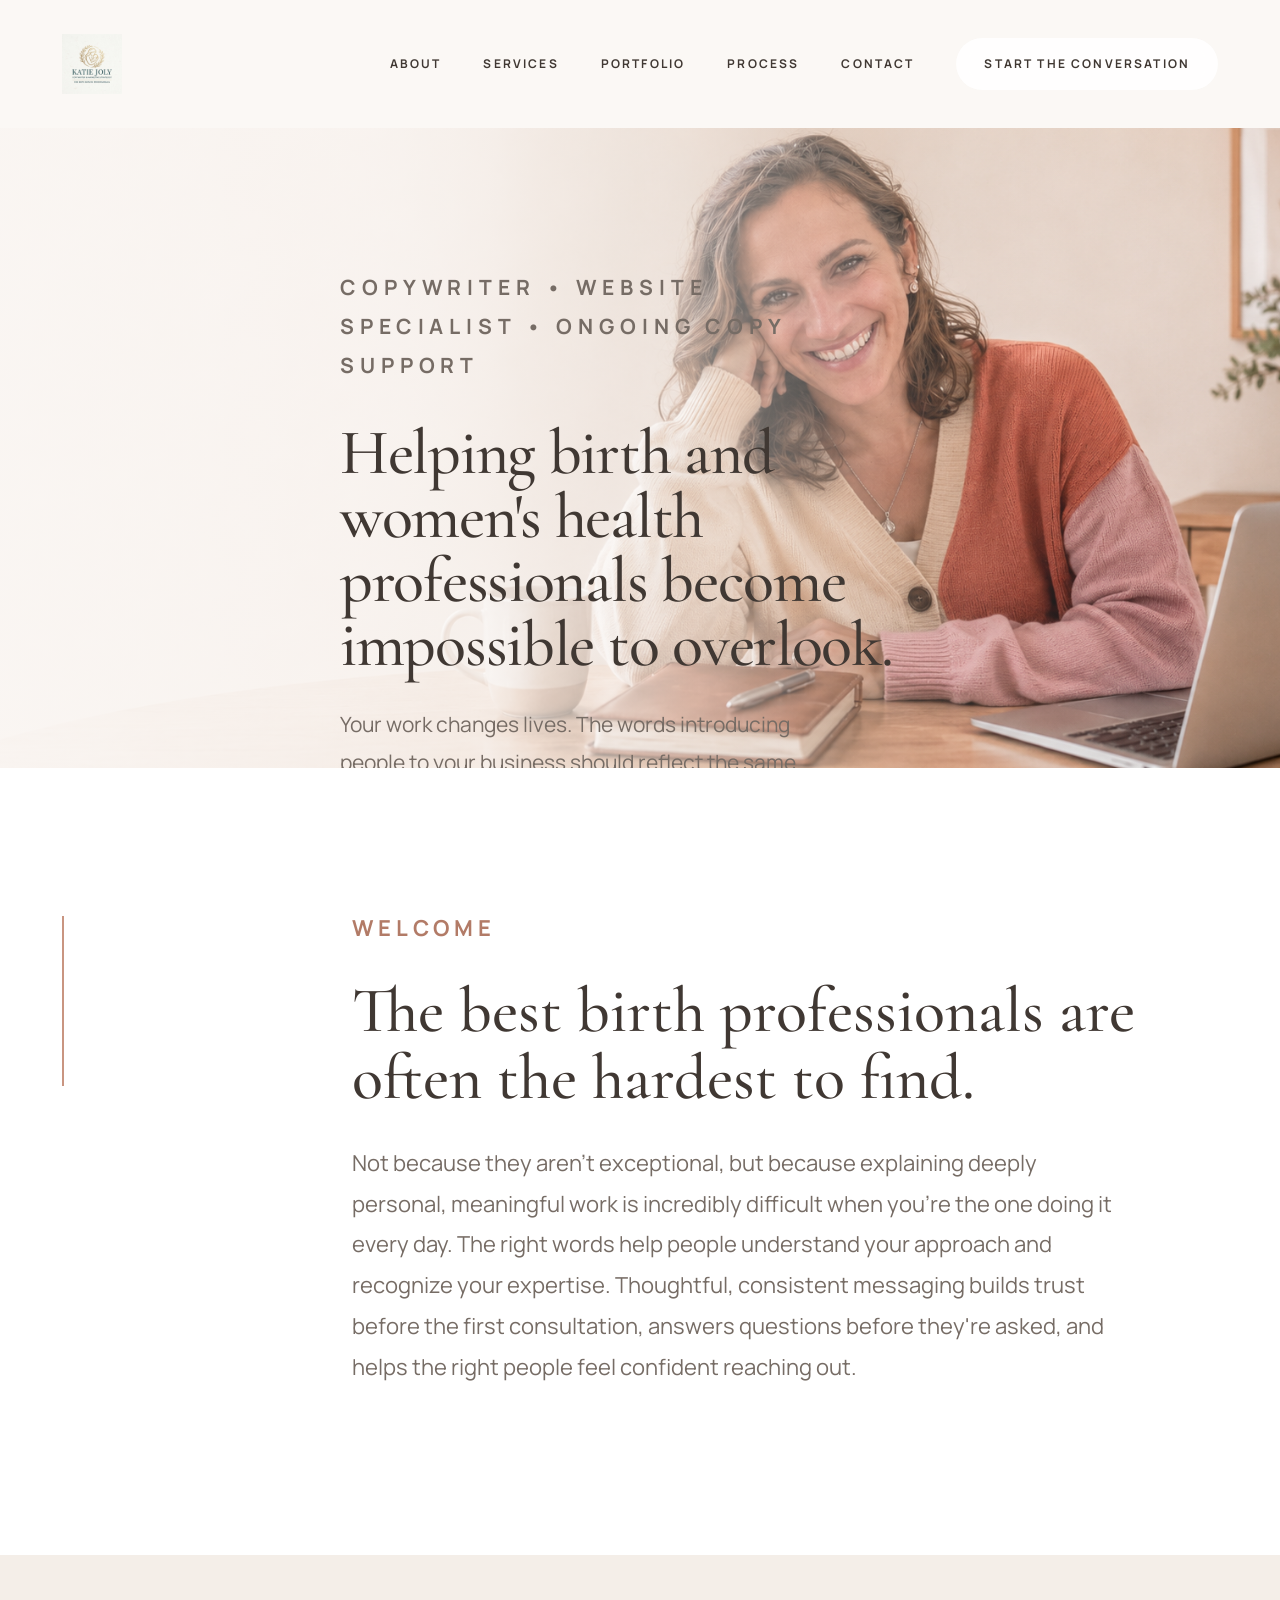
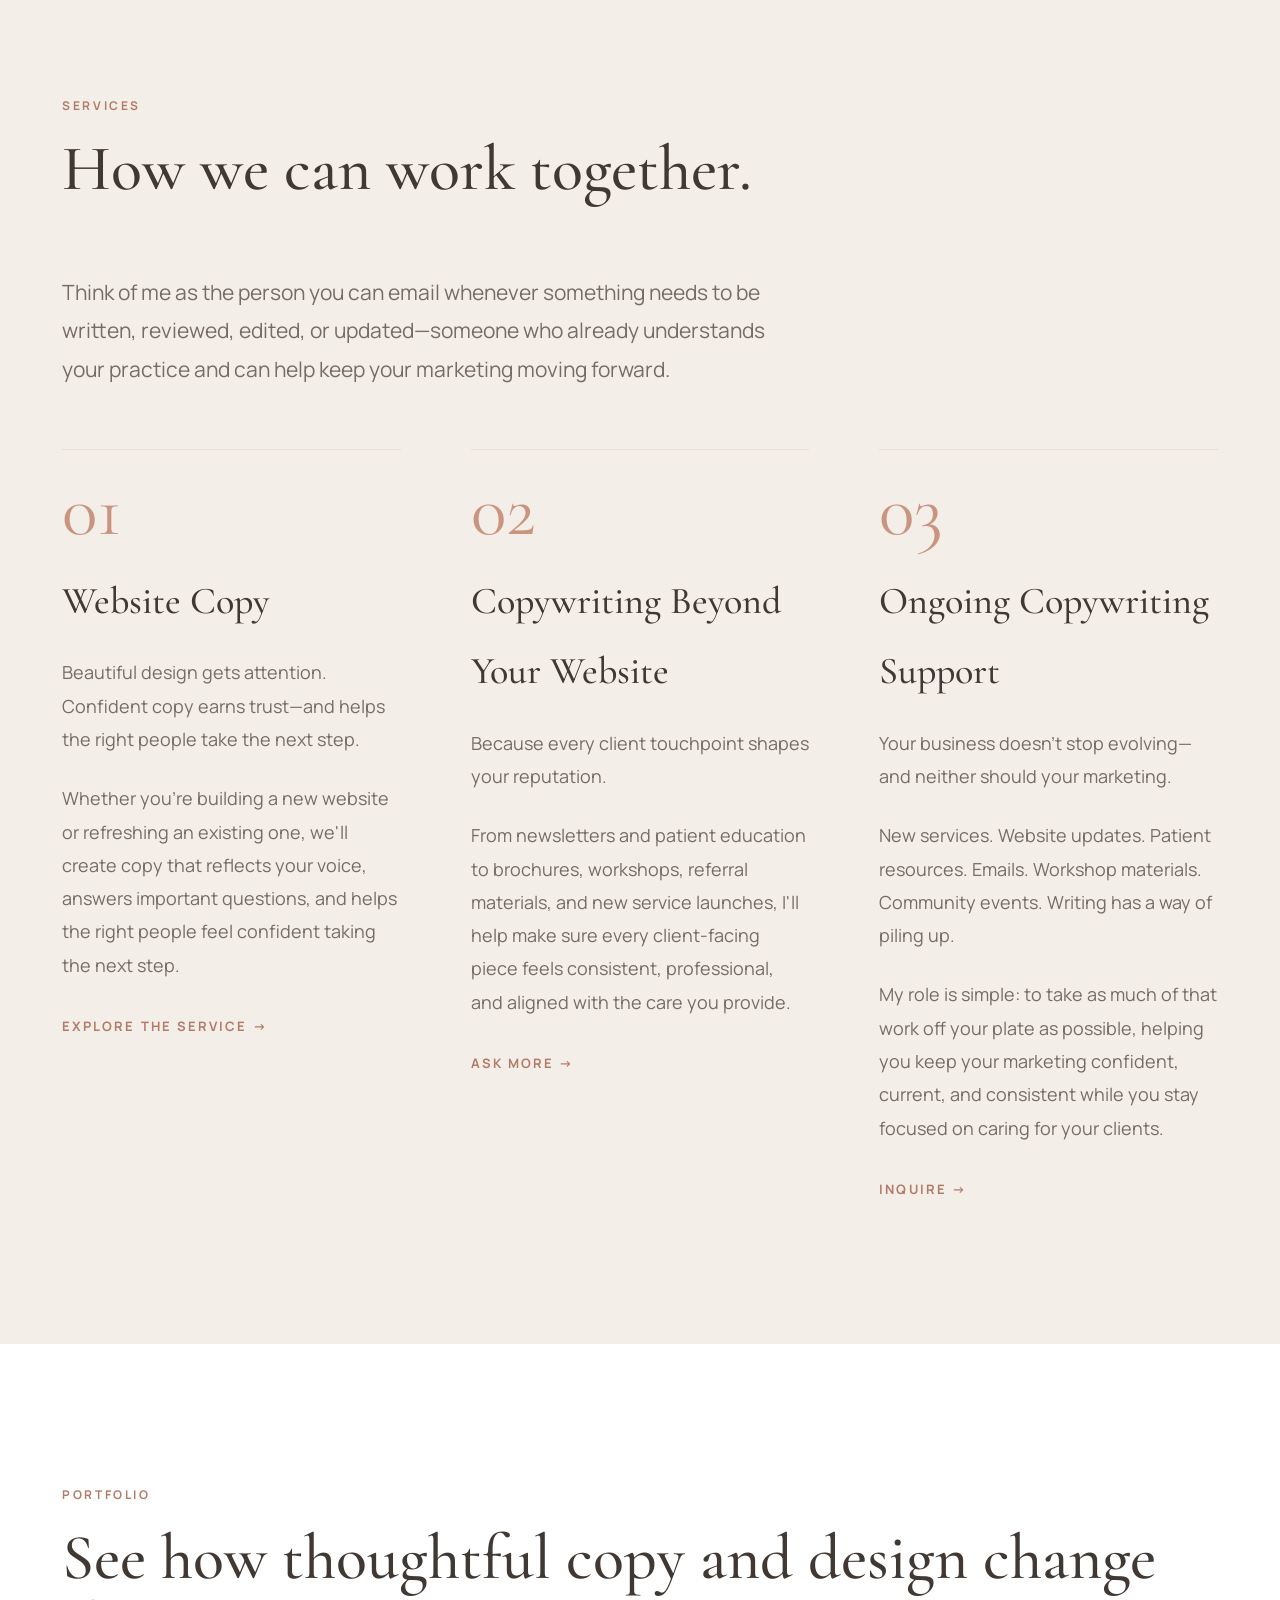
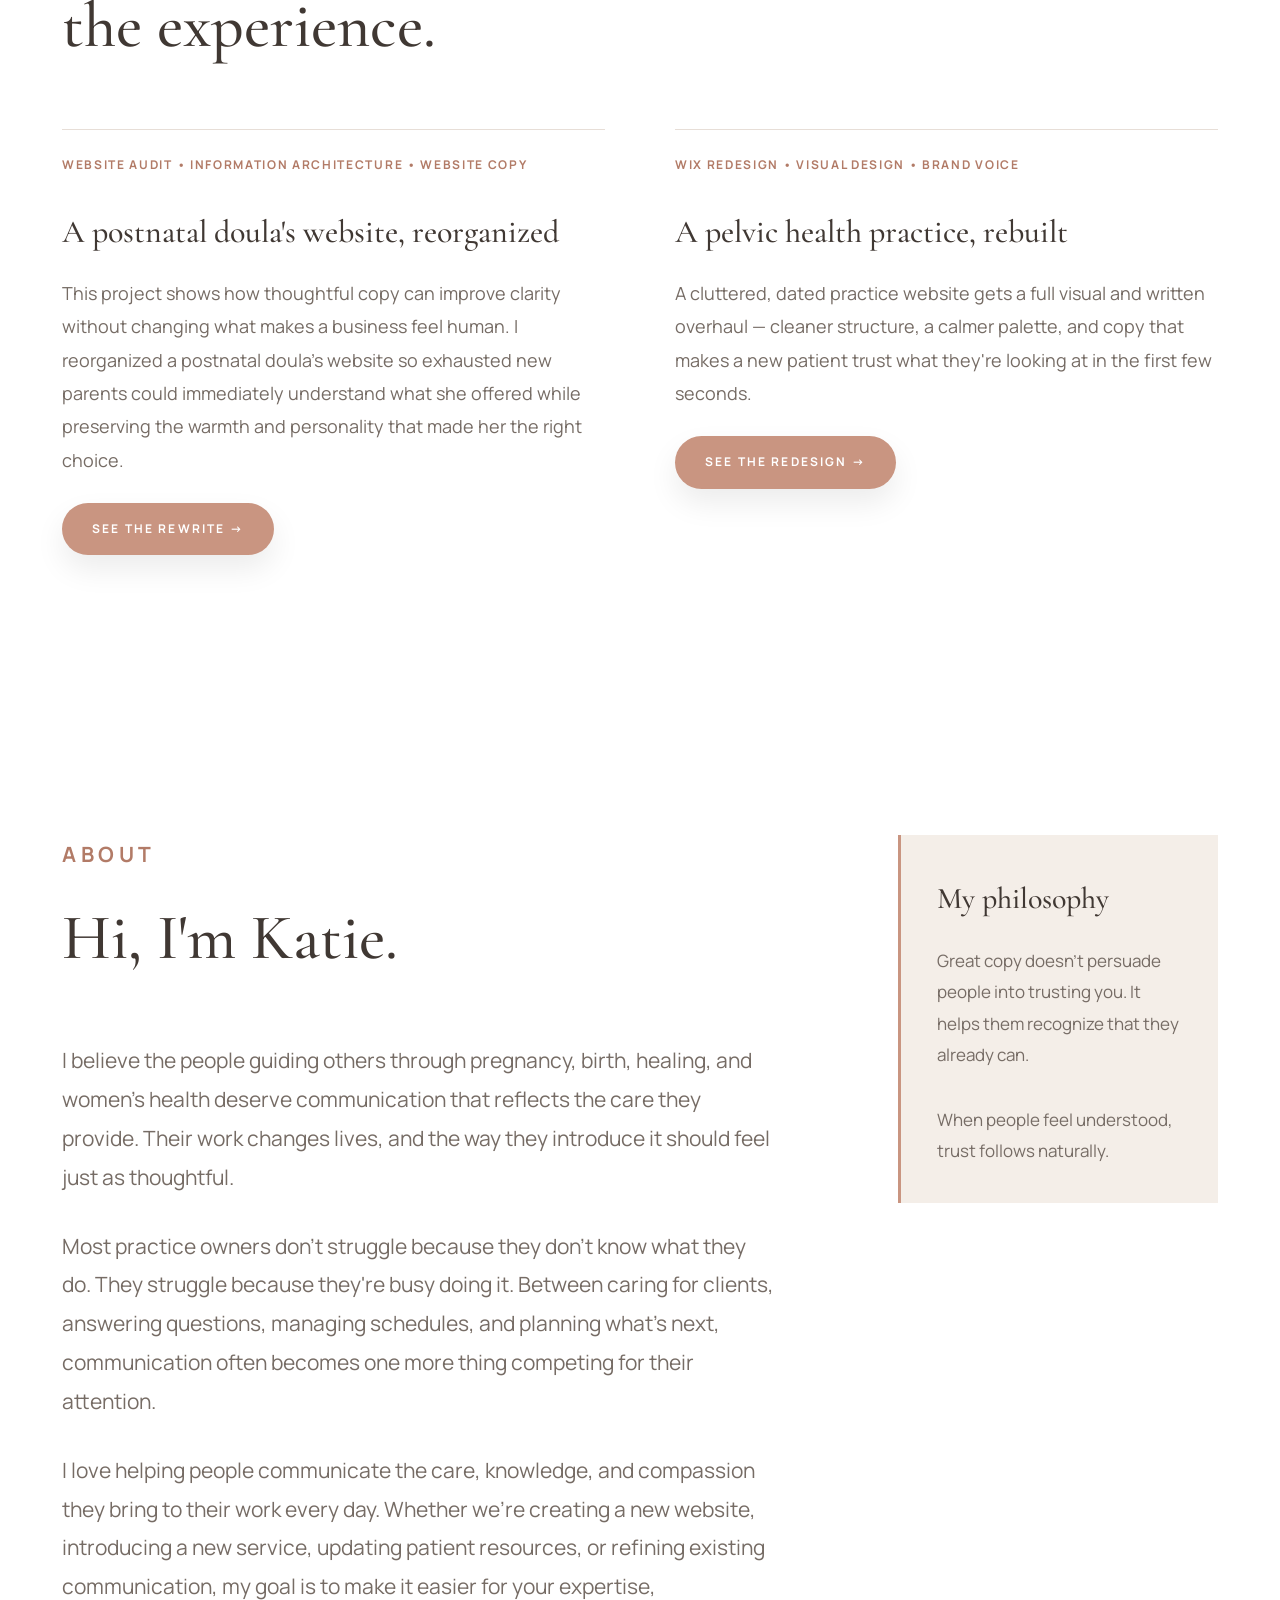
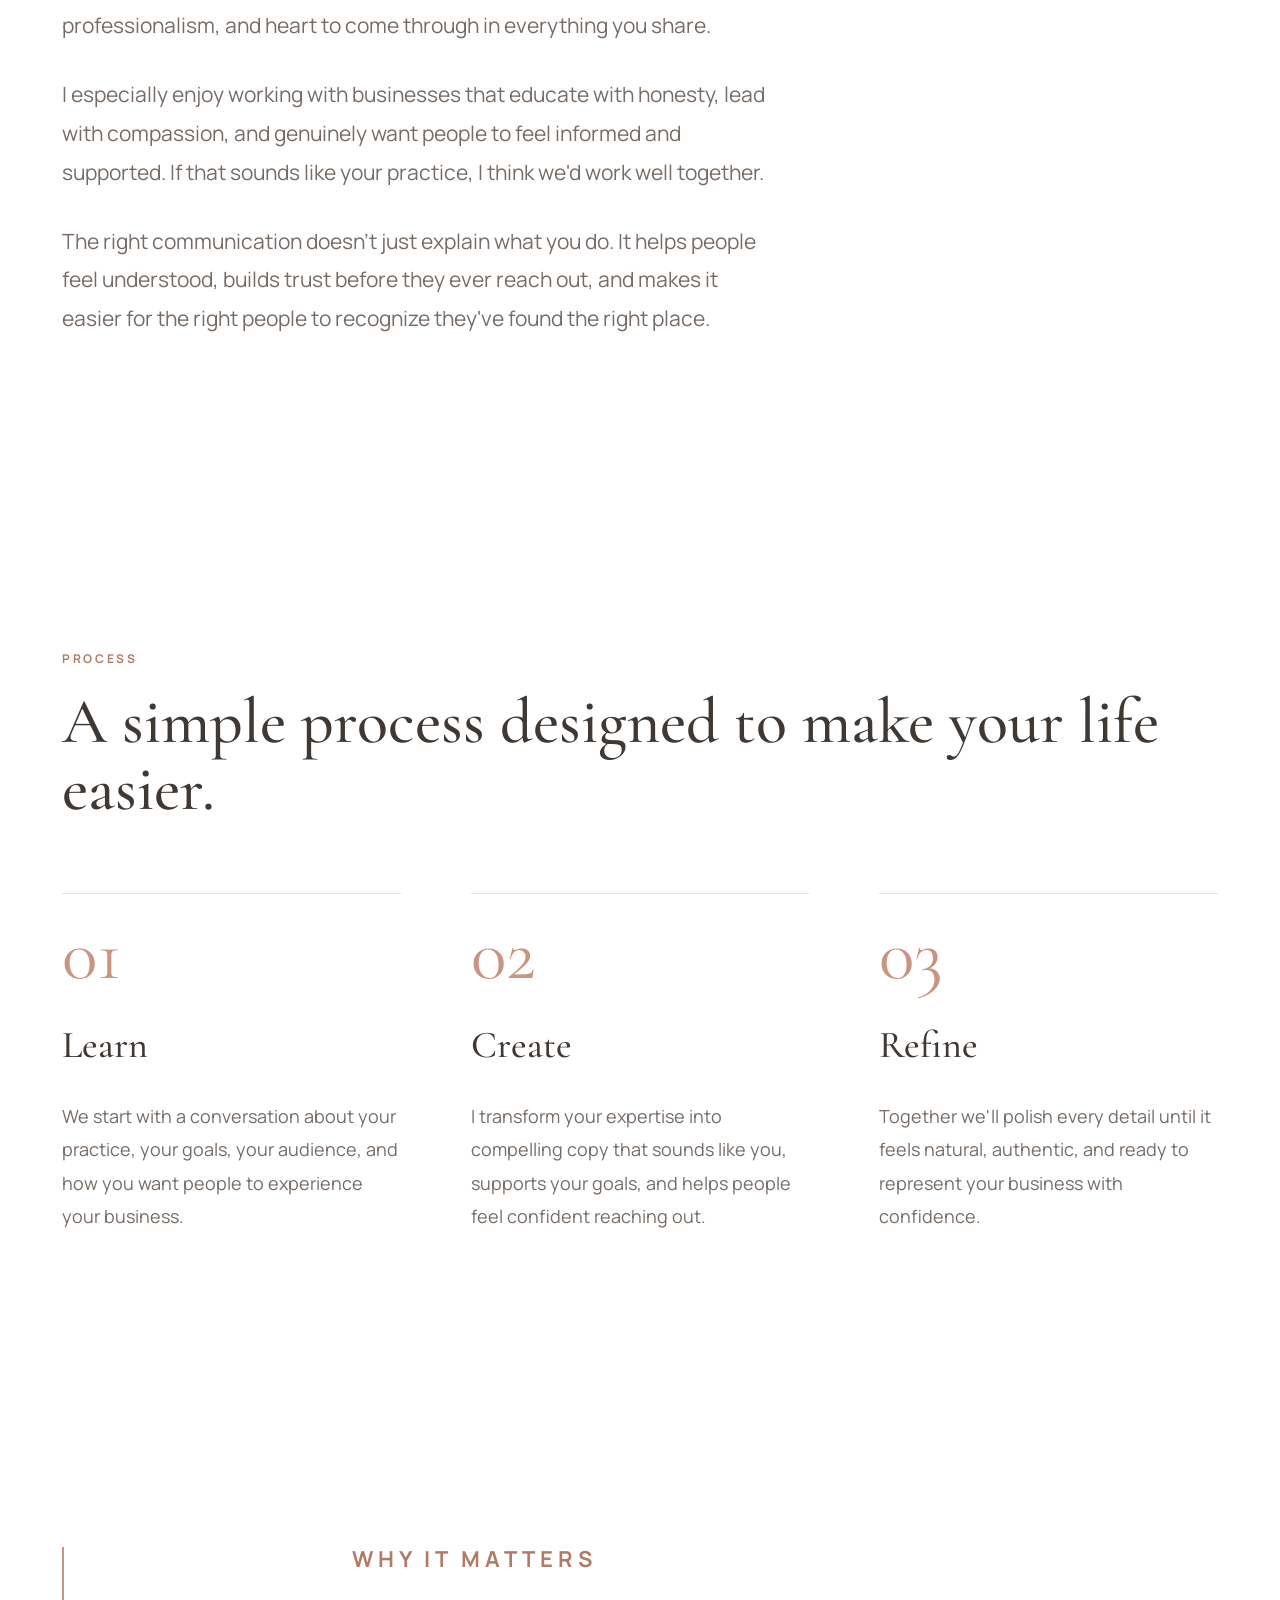
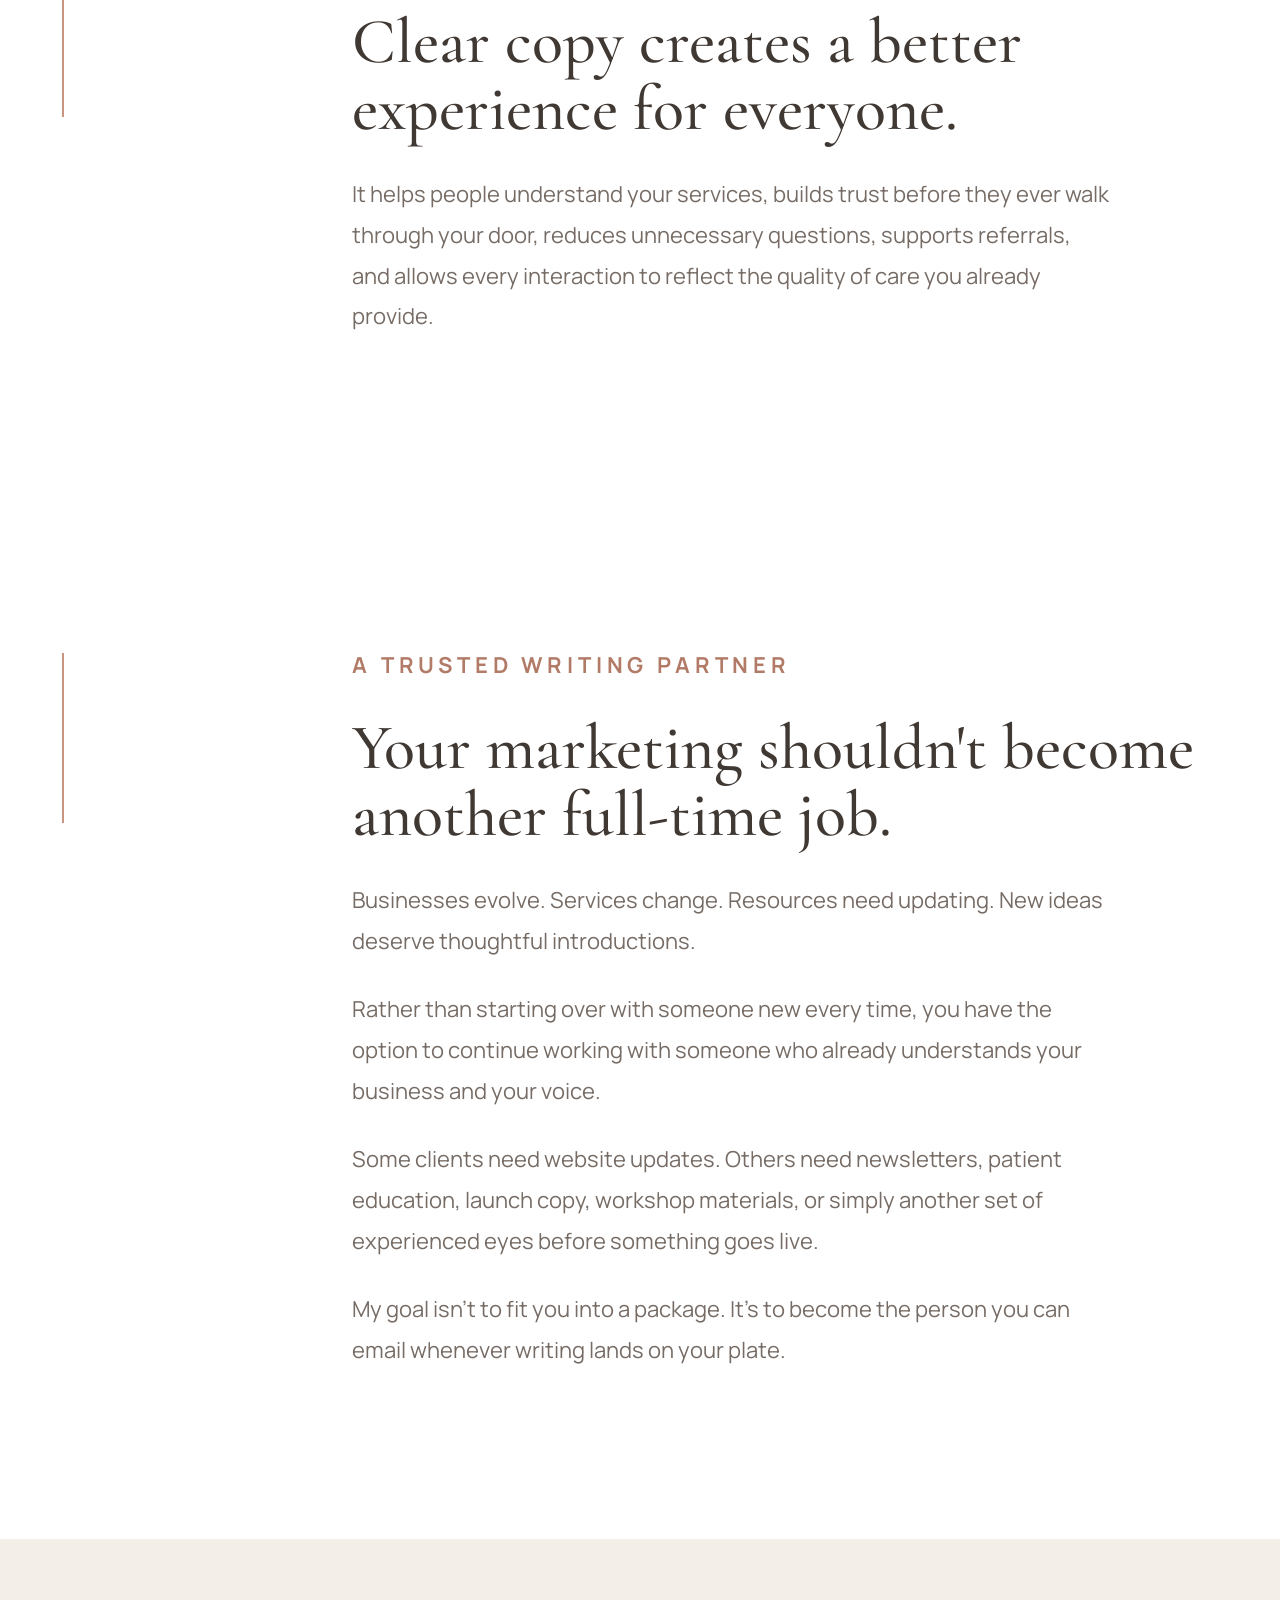
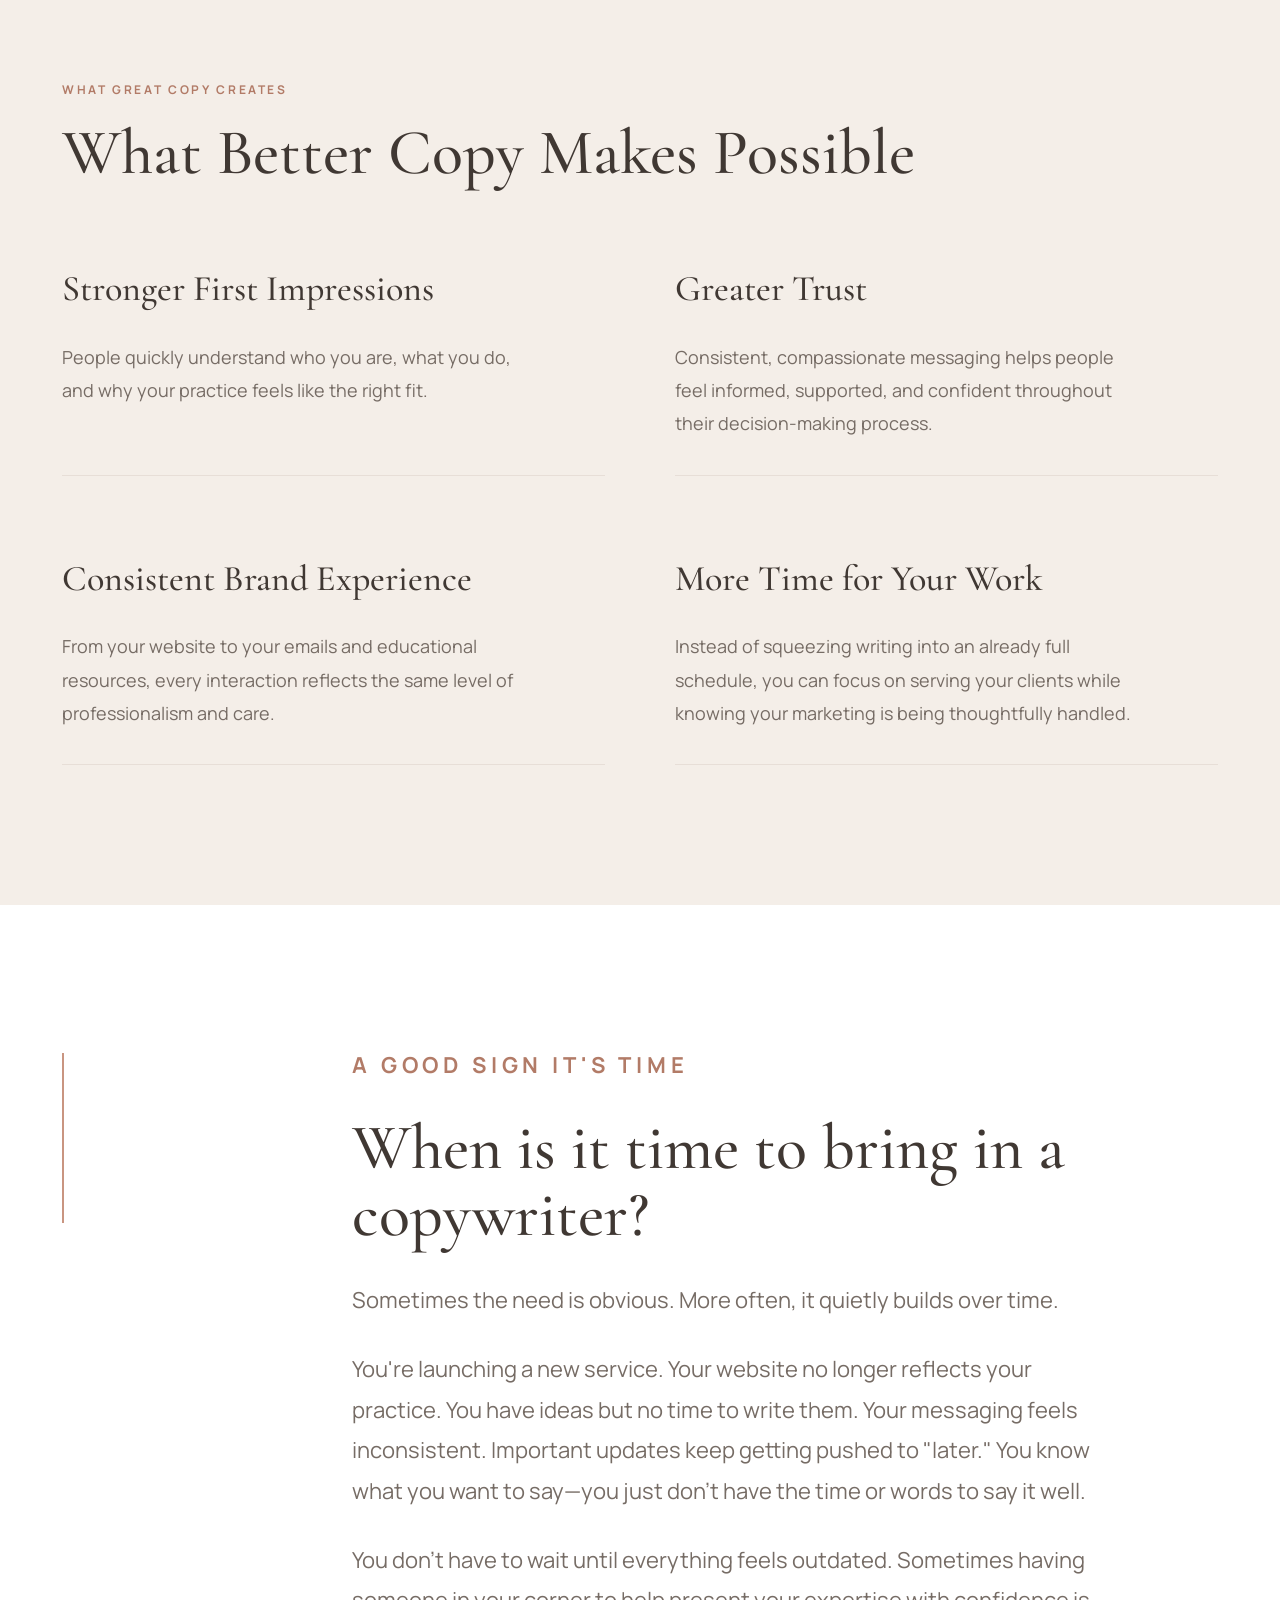
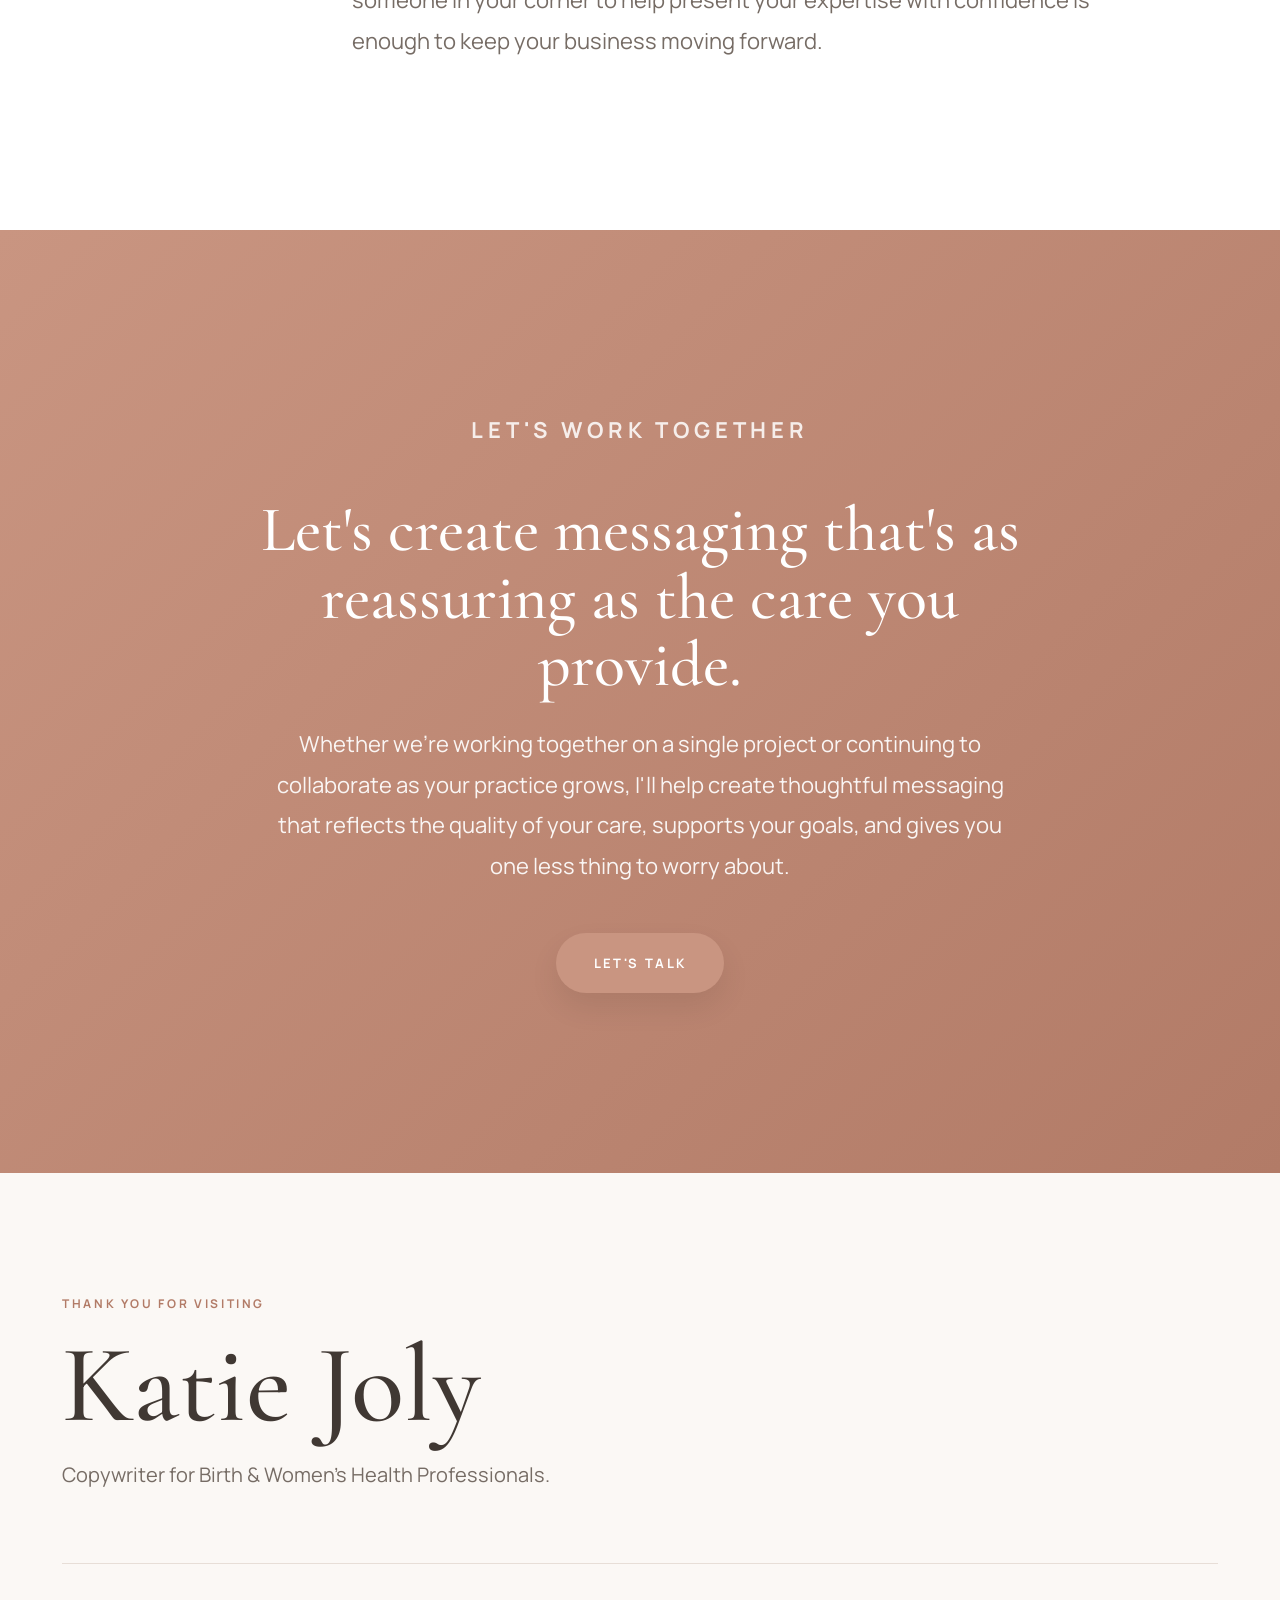
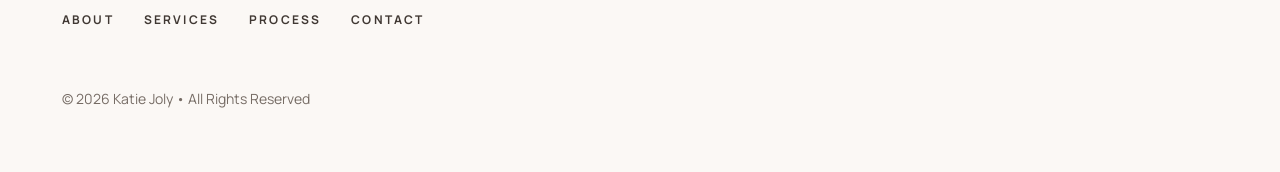
<file: index.html>
<!DOCTYPE html>
<html lang="en">
<head>
<meta charset="UTF-8">
<meta name="viewport" content="width=device-width, initial-scale=1.0">
<title>Katie Joly | Copywriter for Birth and Women's Health Professionals</title>
<meta name="description" content="Strategic copywriting and marketing for doulas, midwives, birth educators, and women's health professionals.">
<meta property="og:title" content="Katie Joly">
<meta property="og:description" content="Helping birth and women's health professionals become impossible to overlook.">
<meta property="og:type" content="website">
<link rel="preconnect" href="https://fonts.googleapis.com">
<link rel="preconnect" href="https://fonts.gstatic.com" crossorigin>
<link href="https://fonts.googleapis.com/css2?family=Cormorant+Garamond:wght@400;500;600&family=Manrope:wght@300;400;500;600;700&display=swap" rel="stylesheet">
<style>
*{margin:0;padding:0;box-sizing:border-box;}
:root{
--cream:#FBF8F5;
--warm:#F4EEE8;
--white:#FFFFFF;
--text:#403833;
--soft:#766C65;
--accent:#C99581;
--accent-dark:#B27B67;
--line:#E7DED7;
--container:1240px;
}
html{scroll-behavior:smooth;}
body{font-family:'Manrope',sans-serif;font-size:18px;line-height:1.85;background:var(--cream);color:var(--text);-webkit-font-smoothing:antialiased;}
img{display:block;width:100%;}
a{text-decoration:none;color:inherit;transition:.35s;}
.container{max-width:var(--container);margin:auto;padding:0 42px;}

/* ==========================
HEADER — sits above the hero banner (not overlaid on the photo)
========================== */
header{position:relative;width:100%;z-index:100;padding:34px 0;background:var(--cream);}
.header-inner{display:flex;justify-content:space-between;align-items:center;}
.logo img{height:60px;width:auto;}
nav{display:flex;align-items:center;gap:42px;}
nav a{font-size:12px;letter-spacing:.18em;text-transform:uppercase;font-weight:700;}
.nav-button{padding:15px 28px;background:rgba(255,255,255,.85);backdrop-filter:blur(10px);border-radius:40px;}
.nav-button:hover{background:white;}

/* ==========================
HERO — Mobile-friendly with better face positioning
========================== */
.hero{
position:relative;
height:640px;
overflow:hidden;
display:flex;
align-items:center;
}
.hero-image{position:absolute;inset:0;z-index:0;}
.hero-image img{width:100%;height:100%;object-fit:cover;object-position:center top;}
.hero-overlay{
position:absolute;
inset:0;
background:linear-gradient(
90deg,
rgba(251,248,245,.88) 0%,
rgba(251,248,245,.76) 38%,
rgba(251,248,245,.18) 72%,
rgba(251,248,245,0) 100%
);
z-index:1;
}
.hero-content{
position:relative;
z-index:2;
max-width:600px;
opacity:0;
transform:translateY(24px);
transition:opacity .9s ease, transform .9s ease;
}
body.loaded .hero-content{opacity:1;transform:translateY(0);}
.eyebrow{font-size:12px;letter-spacing:.28em;text-transform:uppercase;font-weight:700;color:var(--accent-dark);margin-bottom:20px;}
.hero h1{font-family:'Cormorant Garamond',serif;font-size:64px;font-weight:500;line-height:1;letter-spacing:-.02em;margin-bottom:28px;}
.hero p{font-size:21px;color:var(--soft);max-width:500px;margin-bottom:36px;}
.primary-button{display:inline-block;padding:18px 38px;background:var(--accent);color:white;border-radius:40px;font-size:13px;letter-spacing:.18em;text-transform:uppercase;font-weight:700;}
.primary-button:hover{background:var(--accent-dark);transform:translateY(-2px);}

/* SECTION DEFAULTS */
section{padding:140px 0;}
.section-label{font-size:12px;letter-spacing:.22em;text-transform:uppercase;font-weight:700;color:var(--accent-dark);margin-bottom:18px;}
h2{font-family:'Cormorant Garamond',serif;font-size:64px;font-weight:500;line-height:1.05;margin-bottom:70px;}
p{color:var(--soft);}

/* EDITORIAL INTRO */
.editorial{background:white;position:relative;}
.editorial-grid{display:grid;grid-template-columns:220px 1fr;gap:70px;align-items:start;}
.editorial-line{width:2px;height:170px;background:var(--accent);margin-top:8px;}
.editorial-copy h2{margin-bottom:32px;}
.editorial-copy p{font-size:22px;max-width:760px;margin-bottom:28px;}

/* SERVICES */
.services{background:var(--warm);}
.services-grid{display:grid;grid-template-columns:repeat(3,1fr);gap:70px;}
.service{padding-top:24px;border-top:1px solid var(--line);}
.service-number{font-family:'Cormorant Garamond',serif;font-size:74px;color:var(--accent);line-height:1;margin-bottom:18px;}
.service h3{font-family:'Cormorant Garamond',serif;font-size:38px;font-weight:500;margin-bottom:20px;color:var(--text);}
.service p{margin-bottom:26px;}
.service a{font-size:13px;font-weight:700;letter-spacing:.16em;text-transform:uppercase;color:var(--accent-dark);}

/* REWRITES (case study cards) */
.rewrites-grid{display:grid;grid-template-columns:repeat(2,1fr);gap:70px;margin-top:20px;}
.rewrite-card{padding-top:24px;border-top:1px solid var(--line);}
.rewrite-tag{font-size:12px;letter-spacing:.14em;text-transform:uppercase;font-weight:700;color:var(--accent-dark);margin-bottom:16px;}
.rewrite-card h3{font-family:'Cormorant Garamond',serif;font-size:32px;font-weight:500;margin-bottom:16px;color:var(--text);}
.rewrite-card p{margin-bottom:26px;}
.rewrite-card a.primary-button{padding:15px 30px;font-size:12px;}

/* ABOUT */
.about{background:white;}
.about-grid{display:grid;grid-template-columns:1fr 320px;gap:120px;align-items:start;}
.about-copy p{font-size:21px;margin-bottom:30px;max-width:720px;}
.about-note{padding:36px;background:var(--warm);border-left:3px solid var(--accent);}
.about-note h4{font-family:'Cormorant Garamond',serif;font-size:30px;margin-bottom:18px;font-weight:500;}
.about-note p{font-size:17px;}

/* SUBTLE FADE */
.fade{opacity:0;transform:translateY(40px);transition:all .9s ease;}
.fade.visible{opacity:1;transform:translateY(0);}

/* TESTIMONIAL */
.testimonial{background:#fff;padding:170px 0;}
.testimonial-wrap{max-width:920px;margin:auto;text-align:center;}
.testimonial blockquote{font-family:'Cormorant Garamond',serif;font-size:52px;line-height:1.45;font-weight:500;color:var(--text);margin-bottom:42px;}
.testimonial-author{font-size:13px;letter-spacing:.22em;text-transform:uppercase;font-weight:700;color:var(--accent-dark);}

/* FEATURES */
.features{background:var(--warm);}
.features-grid{display:grid;grid-template-columns:repeat(2,1fr);gap:70px;margin-top:60px;}
.feature{padding-bottom:34px;border-bottom:1px solid var(--line);}
.feature h3{font-family:'Cormorant Garamond',serif;font-size:36px;font-weight:500;margin-bottom:18px;}
.feature p{max-width:470px;}

/* FAQ */
.faq{background:white;}
.faq-item{padding:36px 0;border-bottom:1px solid var(--line);}
.faq-item h3{font-family:'Cormorant Garamond',serif;font-size:34px;font-weight:500;margin-bottom:16px;}
.faq-item p{max-width:760px;}

/* CTA */
.cta{background:linear-gradient(135deg,#C99581,#B27B67);text-align:center;padding:180px 0;}
.cta-inner{max-width:760px;margin:auto;}
.cta h2{color:white;margin-bottom:26px;}
.cta p{color:rgba(255,255,255,.92);font-size:22px;margin-bottom:46px;}

/* FOOTER */
.site-footer{background:var(--cream);padding:120px 0 60px;}
.footer-name{font-size:110px;margin-bottom:18px;line-height:.95;}
.footer-tagline{max-width:560px;font-size:20px;}
.footer-divider{margin:70px 0 45px;height:1px;background:var(--line);}
.footer-bottom{display:flex;justify-content:space-between;align-items:center;flex-wrap:wrap;gap:30px;}
.footer-links,.footer-social{display:flex;gap:30px;flex-wrap:wrap;}
.footer-links a,.footer-social a{font-size:12px;font-weight:700;letter-spacing:.18em;text-transform:uppercase;}
.footer-copy{margin-top:55px;font-size:14px;color:var(--soft);}

/* PREMIUM HOVERS */
.service,.feature,.faq-item{transition:.35s ease;}
.service:hover{transform:translateY(-8px);}
.feature:hover{transform:translateY(-6px);}
.primary-button{transition:.35s ease;box-shadow:0 14px 30px rgba(0,0,0,.08);}
.primary-button:hover{transform:translateY(-3px);box-shadow:0 24px 45px rgba(0,0,0,.12);}
nav a{position:relative;}
nav a:not(.nav-button)::after{content:"";position:absolute;left:0;bottom:-6px;width:0;height:2px;background:var(--accent);transition:.3s;}
nav a:not(.nav-button):hover::after{width:100%;}
nav a.active:not(.nav-button)::after{width:100%;}

/* RESPONSIVE */
@media (max-width:1100px){
.hero{height:auto;padding:70px 0;}
.hero h1{font-size:52px;}
.editorial-grid,.about-grid{grid-template-columns:1fr;gap:50px;}
.editorial-line{display:none;}
.services-grid,.features-grid,.rewrites-grid{grid-template-columns:1fr;}
.footer-name{font-size:76px;}
.footer-bottom{flex-direction:column;align-items:flex-start;}
}

@media (max-width:768px){
.container{padding:0 24px;}
header{padding:22px 0;}
.logo img{height:48px;}
nav a:not(.nav-button){display:none;}
.hero{height:auto;padding:50px 0 60px;}
.hero-overlay{background:linear-gradient(90deg, rgba(251,248,245,.92) 0%, rgba(251,248,245,.85) 50%, rgba(251,248,245,.4) 85%, rgba(251,248,245,0) 100%);}
.hero-image img{object-position:center 20%;}
.hero h1{font-size:40px;}
.hero p{font-size:18px;}
section{padding:90px 0;}
h2{font-size:46px;margin-bottom:42px;}
.editorial-copy p,.about-copy p{font-size:19px;}
.testimonial blockquote{font-size:34px;}
.feature h3,.service h3,.faq-item h3{font-size:30px;}
.footer-name{font-size:58px;}
.footer-links,.footer-social{gap:18px;}
.primary-button{width:100%;text-align:center;}
}
</style>
</head>
<body>

<header>
<div class="container">
<div class="header-inner">
<div class="logo">
<!-- Replace with your logo -->
<img src="images/logo.png" alt="Katie Joly">
</div>
<nav>
<a href="#about">About</a>
<a href="#services">Services</a>
<a href="#case-study">Portfolio</a>
<a href="#process">Process</a>
<a href="#contact">Contact</a>
<a class="nav-button" href="mailto:kitjoly@gmail.com">Start the conversation</a>
</nav>
</div>
</div>
</header>

<section class="hero">
<div class="hero-image">
<!-- Replace hero.jpg with the panoramic image we created -->
<img src="images/hero.jpg" alt="Katie Joly working at her desk">
</div>
<div class="hero-overlay"></div>
<div class="container">
<div class="hero-content">
<p class="eyebrow">COPYWRITER • WEBSITE SPECIALIST • ONGOING COPY SUPPORT</p>
<h1>Helping birth and women's health professionals become impossible to overlook.</h1>
<p>Your work changes lives. The words introducing people to your business should reflect the same care, confidence, and compassion they experience when they meet you.</p>
<p>Great copy does more than explain what you do. It helps people understand your approach, trust your expertise, and feel confident taking the next step. As your practice grows, I'll help ensure everything you share continues to reflect the quality of care you provide.</p>
<a class="primary-button" href="mailto:kitjoly@gmail.com?subject=Let's%20Talk">Let's Connect</a>
</div>
</div>
</section>

<section class="editorial">
<div class="container">
<div class="editorial-grid fade">
<div class="editorial-line"></div>
<div class="editorial-copy">
<p class="section-label">WELCOME</p>
<h2>The best birth professionals are often the hardest to find.</h2>
<p>Not because they aren't exceptional, but because explaining deeply personal, meaningful work is incredibly difficult when you're the one doing it every day. The right words help people understand your approach and recognize your expertise. Thoughtful, consistent messaging builds trust before the first consultation, answers questions before they're asked, and helps the right people feel confident reaching out.</p>
</div>
</div>
</div>
</section>

<section id="services" class="services">
<div class="container">
<p class="section-label">SERVICES</p>
<h2>How we can work together.</h2>
<p class="section-intro" style="font-size:21px;max-width:720px;margin-bottom:60px;">Think of me as the person you can email whenever something needs to be written, reviewed, edited, or updated—someone who already understands your practice and can help keep your marketing moving forward.</p>
<div class="services-grid">
<div class="service fade">
<div class="service-number">01</div>
<h3>Website Copy</h3>
<p>Beautiful design gets attention. Confident copy earns trust—and helps the right people take the next step.</p>
<p>Whether you're building a new website or refreshing an existing one, we'll create copy that reflects your voice, answers important questions, and helps the right people feel confident taking the next step.</p>
<a href="mailto:kitjoly@gmail.com">Explore the service →</a>
</div>
<div class="service fade">
<div class="service-number">02</div>
<h3>Copywriting Beyond Your Website</h3>
<p>Because every client touchpoint shapes your reputation.</p>
<p>From newsletters and patient education to brochures, workshops, referral materials, and new service launches, I'll help make sure every client-facing piece feels consistent, professional, and aligned with the care you provide.</p>
<a href="mailto:kitjoly@gmail.com">Ask more →</a>
</div>
<div class="service fade">
<div class="service-number">03</div>
<h3>Ongoing Copywriting Support</h3>
<p>Your business doesn't stop evolving—and neither should your marketing.</p>
<p>New services. Website updates. Patient resources. Emails. Workshop materials. Community events. Writing has a way of piling up.</p>
<p>My role is simple: to take as much of that work off your plate as possible, helping you keep your marketing confident, current, and consistent while you stay focused on caring for your clients.</p>
<a href="mailto:kitjoly@gmail.com">Inquire →</a>
</div>
</div>
</div>
</section>

<!-- CASE STUDY -->
<section id="case-study" class="editorial">
<div class="container">
<p class="section-label">PORTFOLIO</p>
<h2>See how thoughtful copy and design change the experience.</h2>
<div class="rewrites-grid">
<div class="rewrite-card fade">
<p class="rewrite-tag">Website Audit • Information Architecture • Website Copy</p>
<h3>A postnatal doula's website, reorganized</h3>
<p>This project shows how thoughtful copy can improve clarity without changing what makes a business feel human. I reorganized a postnatal doula's website so exhausted new parents could immediately understand what she offered while preserving the warmth and personality that made her the right choice.</p>
<a class="primary-button" href="case-studies/postnatal-doula.html">See the Rewrite →</a>
</div>
<div class="rewrite-card fade">
<p class="rewrite-tag">Wix Redesign • Visual Design • Brand Voice</p>
<h3>A pelvic health practice, rebuilt</h3>
<p>A cluttered, dated practice website gets a full visual and written overhaul — cleaner structure, a calmer palette, and copy that makes a new patient trust what they're looking at in the first few seconds.</p>
<a class="primary-button" href="case-studies/pelvic-floor-redesign.html">See the Redesign →</a>
</div>
</div>
</div>
</section>

<!-- ABOUT -->
<section id="about" class="about">
<div class="container">
<div class="about-grid">
<div class="about-copy fade">
<p class="section-label">ABOUT</p>
<h2>Hi, I'm Katie.</h2>
<p>I believe the people guiding others through pregnancy, birth, healing, and women's health deserve communication that reflects the care they provide. Their work changes lives, and the way they introduce it should feel just as thoughtful.</p>
<p>Most practice owners don't struggle because they don't know what they do. They struggle because they're busy doing it. Between caring for clients, answering questions, managing schedules, and planning what's next, communication often becomes one more thing competing for their attention.</p>
<p>I love helping people communicate the care, knowledge, and compassion they bring to their work every day. Whether we're creating a new website, introducing a new service, updating patient resources, or refining existing communication, my goal is to make it easier for your expertise, professionalism, and heart to come through in everything you share.</p>
<p>I especially enjoy working with businesses that educate with honesty, lead with compassion, and genuinely want people to feel informed and supported. If that sounds like your practice, I think we'd work well together.</p>
<p>The right communication doesn't just explain what you do. It helps people feel understood, builds trust before they ever reach out, and makes it easier for the right people to recognize they've found the right place.</p>
</div>
<aside class="about-note fade">
<h4>My philosophy</h4>
<p>Great copy doesn't persuade people into trusting you. It helps them recognize that they already can.</p>
<br>
<p>When people feel understood, trust follows naturally.</p>
</aside>
</div>
</div>
</section>

<!-- PROCESS -->
<section id="process" class="editorial">
<div class="container">
<p class="section-label">PROCESS</p>
<h2>A simple process designed to make your life easier.</h2>
<div class="services-grid">
<div class="service fade">
<div class="service-number">01</div>
<h3>Learn</h3>
<p>We start with a conversation about your practice, your goals, your audience, and how you want people to experience your business.</p>
</div>
<div class="service fade">
<div class="service-number">02</div>
<h3>Create</h3>
<p>I transform your expertise into compelling copy that sounds like you, supports your goals, and helps people feel confident reaching out.</p>
</div>
<div class="service fade">
<div class="service-number">03</div>
<h3>Refine</h3>
<p>Together we'll polish every detail until it feels natural, authentic, and ready to represent your business with confidence.</p>
</div>
</div>
</div>
</section>

<!-- WHY IT MATTERS -->
<section class="about">
<div class="container">
<div class="editorial-grid fade">
<div class="editorial-line"></div>
<div class="editorial-copy">
<p class="section-label">WHY IT MATTERS</p>
<h2>Clear copy creates a better experience for everyone.</h2>
<p>It helps people understand your services, builds trust before they ever walk through your door, reduces unnecessary questions, supports referrals, and allows every interaction to reflect the quality of care you already provide.</p>
</div>
</div>
</div>
</section>

<!-- TRUSTED WRITING PARTNER -->
<section class="editorial">
<div class="container">
<div class="editorial-grid fade">
<div class="editorial-line"></div>
<div class="editorial-copy">
<p class="section-label">A TRUSTED WRITING PARTNER</p>
<h2>Your marketing shouldn't become another full-time job.</h2>
<p>Businesses evolve. Services change. Resources need updating. New ideas deserve thoughtful introductions.</p>
<p>Rather than starting over with someone new every time, you have the option to continue working with someone who already understands your business and your voice.</p>
<p>Some clients need website updates. Others need newsletters, patient education, launch copy, workshop materials, or simply another set of experienced eyes before something goes live.</p>
<p>My goal isn't to fit you into a package. It's to become the person you can email whenever writing lands on your plate.</p>
</div>
</div>
</div>
</section>

<!-- FEATURES -->
<section class="features">
<div class="container">
<p class="section-label">WHAT GREAT COPY CREATES</p>
<h2>What Better Copy Makes Possible</h2>
<div class="features-grid">
<div class="feature fade">
<h3>Stronger First Impressions</h3>
<p>People quickly understand who you are, what you do, and why your practice feels like the right fit.</p>
</div>
<div class="feature fade">
<h3>Greater Trust</h3>
<p>Consistent, compassionate messaging helps people feel informed, supported, and confident throughout their decision-making process.</p>
</div>
<div class="feature fade">
<h3>Consistent Brand Experience</h3>
<p>From your website to your emails and educational resources, every interaction reflects the same level of professionalism and care.</p>
</div>
<div class="feature fade">
<h3>More Time for Your Work</h3>
<p>Instead of squeezing writing into an already full schedule, you can focus on serving your clients while knowing your marketing is being thoughtfully handled.</p>
</div>
</div>
</div>
</section>

<!-- WHEN TO BRING IN A COPYWRITER -->
<section class="editorial">
<div class="container">
<div class="editorial-grid fade">
<div class="editorial-line"></div>
<div class="editorial-copy">
<p class="section-label">A GOOD SIGN IT'S TIME</p>
<h2>When is it time to bring in a copywriter?</h2>
<p>Sometimes the need is obvious. More often, it quietly builds over time.</p>
<p>You're launching a new service. Your website no longer reflects your practice. You have ideas but no time to write them. Your messaging feels inconsistent. Important updates keep getting pushed to "later." You know what you want to say—you just don't have the time or words to say it well.</p>
<p>You don't have to wait until everything feels outdated. Sometimes having someone in your corner to help present your expertise with confidence is enough to keep your business moving forward.</p>
</div>
</div>
</div>
</section>

<!-- FINAL CTA -->
<section id="contact" class="cta">
<div class="container">
<div class="cta-inner fade">
<p class="section-label" style="color:rgba(255,255,255,.85);">LET'S WORK TOGETHER</p>
<h2>Let's create messaging that's as reassuring as the care you provide.</h2>
<p>Whether we're working together on a single project or continuing to collaborate as your practice grows, I'll help create thoughtful messaging that reflects the quality of your care, supports your goals, and gives you one less thing to worry about.</p>
<a class="primary-button" href="mailto:kitjoly@gmail.com?subject=Let's%20Talk">Let's Talk</a>
</div>
</div>
</section>

<!-- LUXURY FOOTER -->
<footer class="site-footer">
<div class="container">
<div class="footer-top">
<div class="footer-brand fade">
<p class="section-label">THANK YOU FOR VISITING</p>
<h2 class="footer-name">Katie Joly</h2>
<p class="footer-tagline">Copywriter for Birth &amp; Women's Health Professionals.</p>
</div>
</div>
<div class="footer-divider"></div>
<div class="footer-bottom">
<div class="footer-links">
<a href="#about">About</a>
<a href="#services">Services</a>
<a href="#process">Process</a>
<a href="mailto:kitjoly@gmail.com">Contact</a>
</div>
</div>
<div class="footer-copy">© 2026 Katie Joly • All Rights Reserved</div>
</div>
</footer>

<script>
document.querySelectorAll('a[href^="#"]').forEach(link=>{
link.addEventListener('click',e=>{
e.preventDefault();
const target=document.querySelector(link.getAttribute('href'));
if(target){
target.scrollIntoView({behavior:'smooth',block:'start'});
}
});
});

const reveals=document.querySelectorAll('.fade');
const revealObserver=new IntersectionObserver((entries)=>{
entries.forEach(entry=>{
if(entry.isIntersecting){
entry.target.classList.add('visible');
revealObserver.unobserve(entry.target);
}
});
},{threshold:.15,rootMargin:"0px 0px -80px 0px"});
reveals.forEach(item=>revealObserver.observe(item));

/* Sticky header on scroll (header stays in normal flow at rest) */
const header=document.querySelector("header");
window.addEventListener("scroll",()=>{
if(window.scrollY>40){
header.style.boxShadow="0 12px 40px rgba(0,0,0,.06)";
}else{
header.style.boxShadow="none";
}
});

/* Hero parallax */
const hero=document.querySelector(".hero-image img");
window.addEventListener("scroll",()=>{
if(hero){
const y=window.pageYOffset;
hero.style.transform=`translateY(${y*0.18}px) scale(1.05)`;
}
});

document.querySelectorAll(".primary-button").forEach(button=>{
button.addEventListener("mouseenter",()=>{button.style.transform="translateY(-3px)";});
button.addEventListener("mouseleave",()=>{button.style.transform="translateY(0px)";});
});

if(window.matchMedia("(prefers-reduced-motion: reduce)").matches){
document.querySelectorAll("*").forEach(el=>{
el.style.scrollBehavior="auto";
el.style.transition="none";
el.style.animation="none";
});
}

const sections=document.querySelectorAll("section[id]");
const navLinks=document.querySelectorAll("nav a");
window.addEventListener("scroll",()=>{
let current="";
sections.forEach(section=>{
const top=section.offsetTop-140;
if(pageYOffset>=top){current=section.getAttribute("id");}
});
navLinks.forEach(link=>{
link.classList.remove("active");
if(link.getAttribute("href")==="#"+current){link.classList.add("active");}
});
});

window.addEventListener("load",()=>{
document.body.classList.add("loaded");
});
</script>

</body>
</html>
</file>
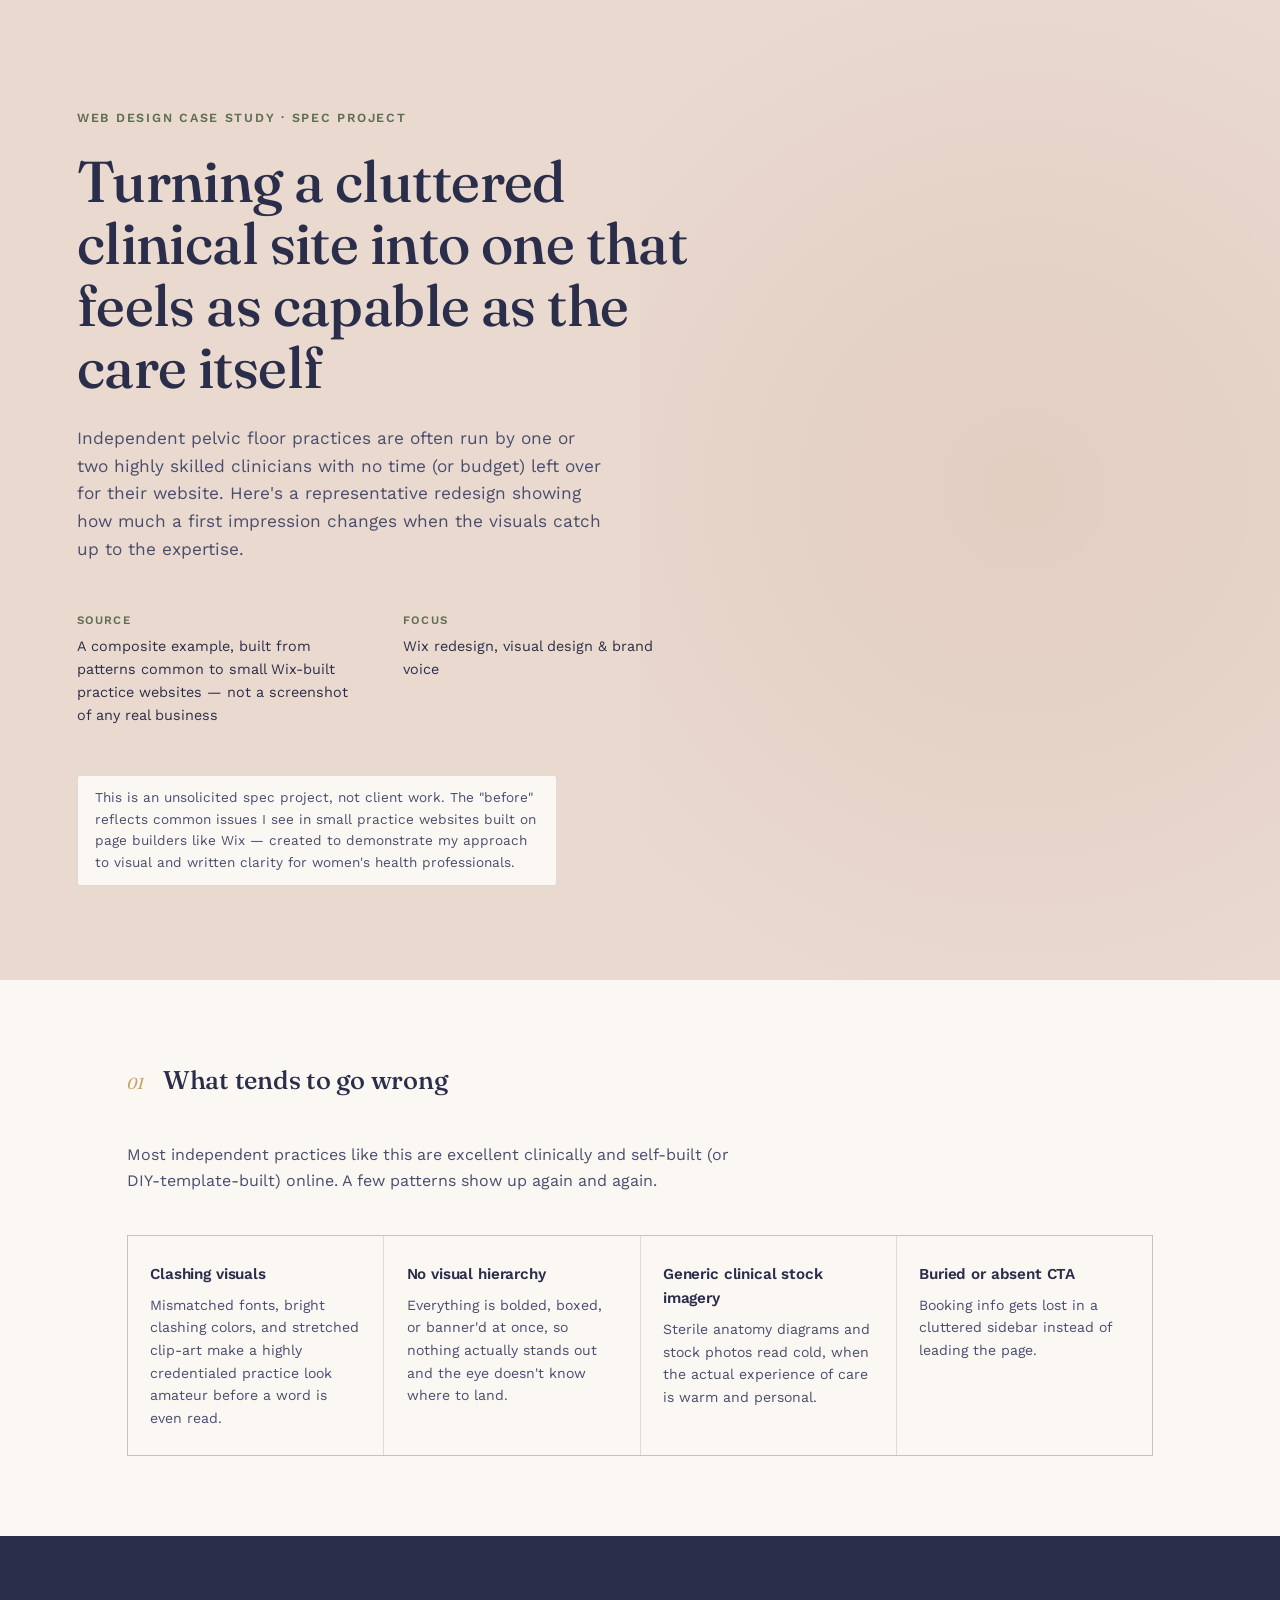
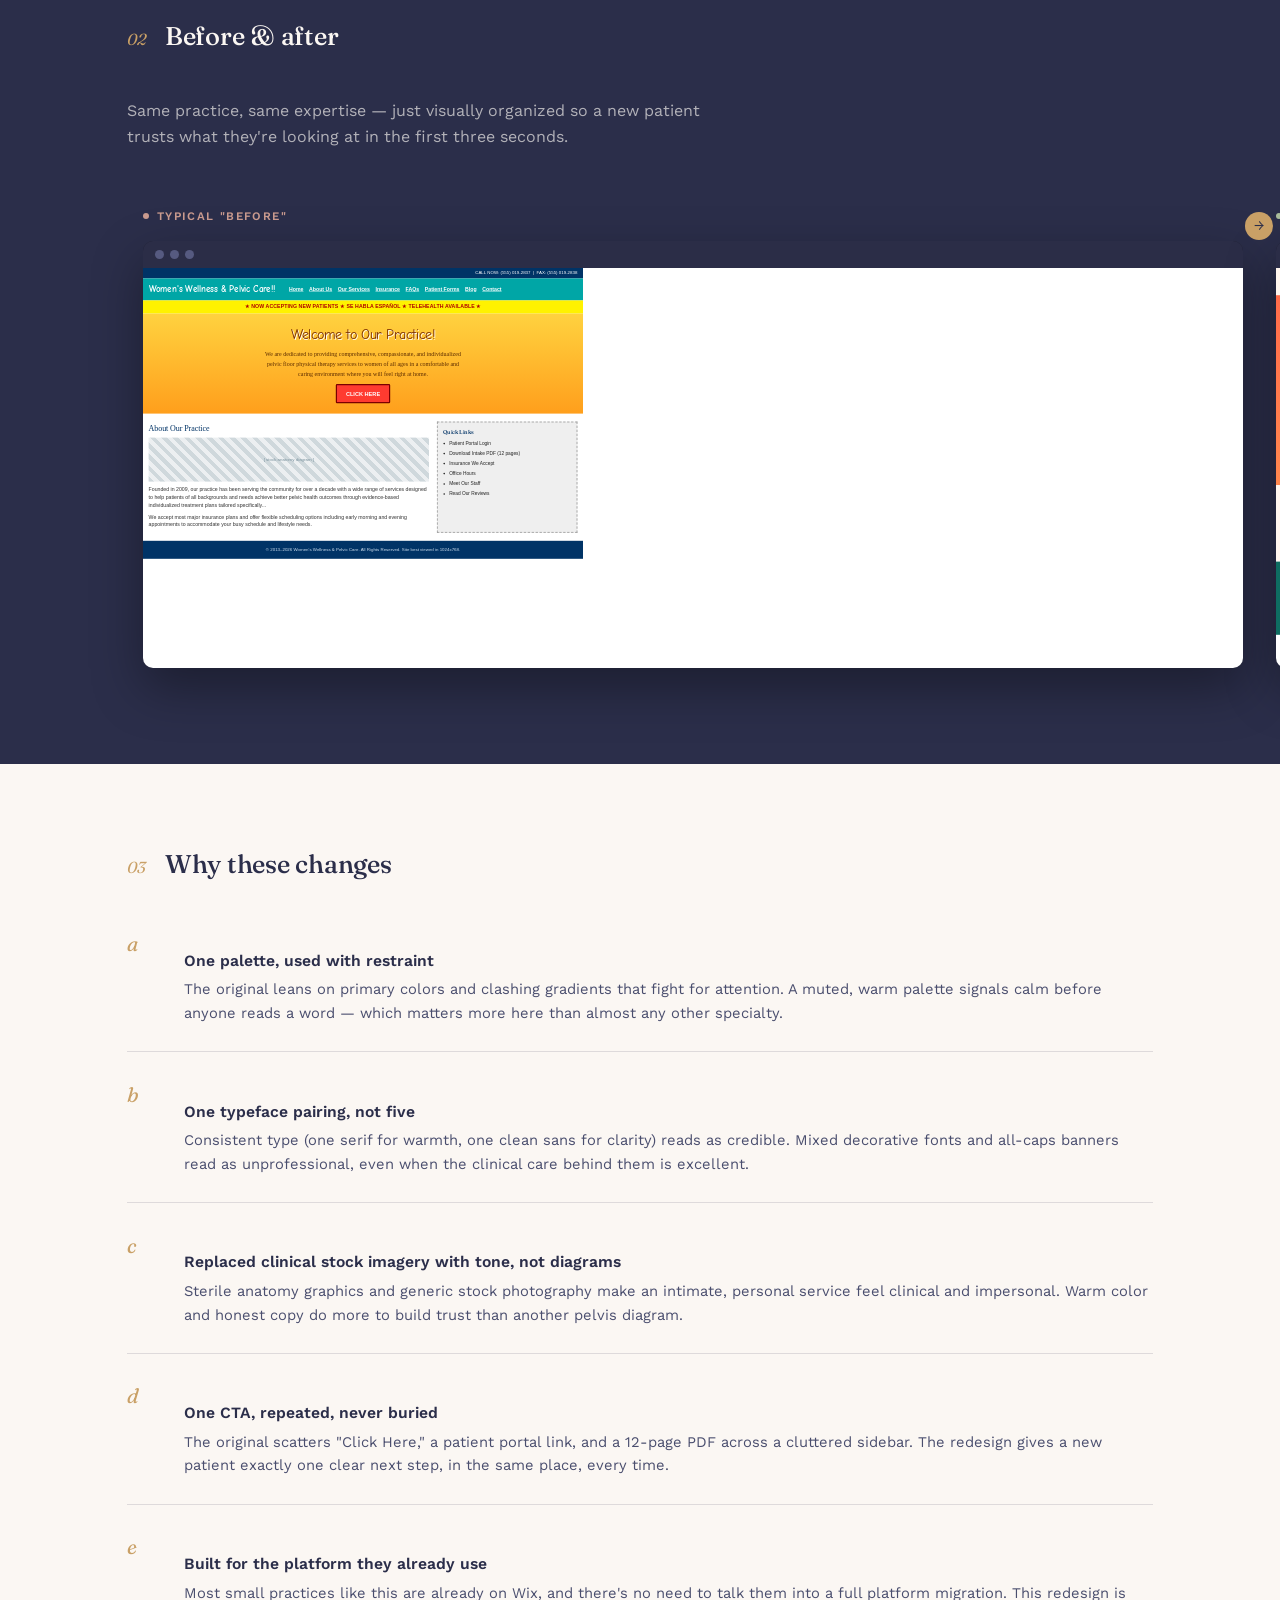
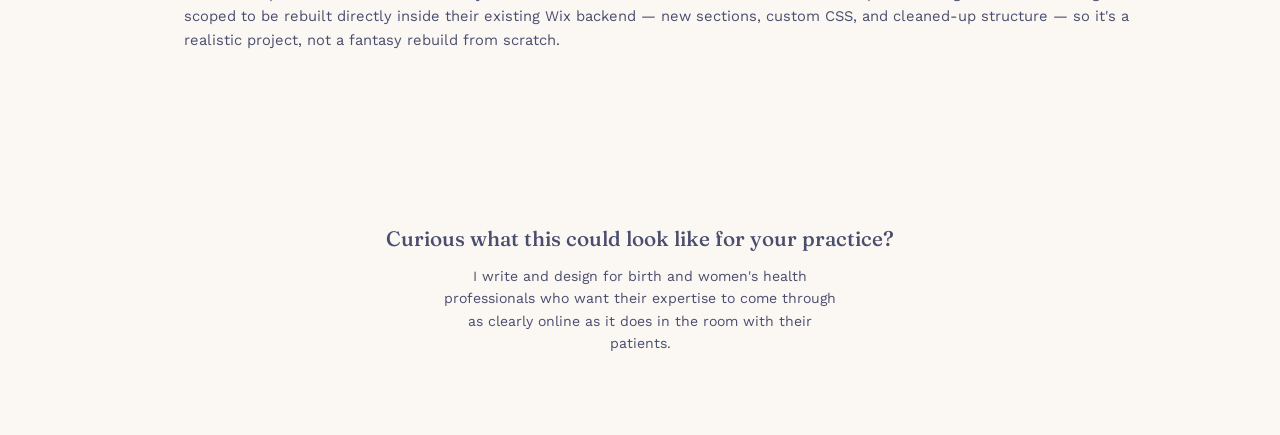
<file: case-studies/pelvic-floor-redesign.html>
<!DOCTYPE html>
<html lang="en">
<head>
<meta charset="UTF-8">
<meta name="viewport" content="width=device-width, initial-scale=1.0">
<title>Case Study: Pelvic Floor Practice Redesign — Katie Joly</title>
<link rel="preconnect" href="https://fonts.googleapis.com">
<link href="https://fonts.googleapis.com/css2?family=Fraunces:ital,opsz,wght@0,9..144,400;0,9..144,500;0,9..144,600;1,9..144,500&family=Work+Sans:wght@400;500;600&family=Comic+Neue:wght@700&display=swap" rel="stylesheet">
<style>
  :root{
    --blush:#E9D9CF;
    --blush-deep:#DEC6B8;
    --ink:#2B2E4A;
    --ink-soft:#4A4E6E;
    --sage:#7C8B6F;
    --sage-deep:#5F6E52;
    --gold:#C9A066;
    --paper:#FBF7F3;
    --line:rgba(43,46,74,0.14);
  }
  *{box-sizing:border-box;}
  html{scroll-behavior:smooth;}
  body{
    margin:0;
    background:var(--paper);
    color:var(--ink);
    font-family:'Work Sans', sans-serif;
    line-height:1.6;
    -webkit-font-smoothing:antialiased;
  }
  h1,h2,h3,.display{
    font-family:'Fraunces', serif;
    font-weight:500;
    letter-spacing:-0.01em;
    margin:0;
  }
  a{color:inherit;}

  .hero{
    background:var(--blush);
    padding:6rem 6vw 5rem;
    position:relative;
    overflow:hidden;
  }
  .hero::after{
    content:"";
    position:absolute;
    right:-10%;
    top:-20%;
    width:60%;
    height:140%;
    background:radial-gradient(circle at center, var(--blush-deep) 0%, transparent 70%);
    opacity:0.6;
  }
  .eyebrow{
    font-size:0.78rem;
    text-transform:uppercase;
    letter-spacing:0.14em;
    color:var(--sage-deep);
    font-weight:600;
    margin-bottom:1.4rem;
    position:relative;
    z-index:1;
  }
  .hero h1{
    font-size:clamp(2.2rem, 5vw, 3.6rem);
    max-width:18ch;
    line-height:1.08;
    position:relative;
    z-index:1;
  }
  .hero h1 em{font-style:italic;color:var(--sage-deep);}
  .hero p.sub{
    max-width:48ch;
    margin-top:1.6rem;
    font-size:1.08rem;
    color:var(--ink-soft);
    position:relative;
    z-index:1;
  }
  .hero-meta{
    display:flex;
    gap:2.4rem;
    margin-top:3rem;
    flex-wrap:wrap;
    position:relative;
    z-index:1;
  }
  .hero-meta div{font-size:0.9rem;max-width:32ch;}
  .hero-meta span{
    display:block;
    font-size:0.72rem;
    text-transform:uppercase;
    letter-spacing:0.1em;
    color:var(--sage-deep);
    margin-bottom:0.3rem;
    font-weight:600;
  }
  .disclosure{
    display:inline-block;
    margin-top:3rem;
    padding:0.7rem 1.1rem;
    background:var(--paper);
    border:1px solid var(--line);
    border-radius:3px;
    font-size:0.85rem;
    color:var(--ink-soft);
    max-width:60ch;
    position:relative;
    z-index:1;
  }

  section{
    padding:5rem 6vw;
    max-width:1180px;
    margin:0 auto;
  }
  .section-head{display:flex;align-items:baseline;gap:1.2rem;margin-bottom:2.6rem;}
  .section-head .num{font-family:'Fraunces', serif;font-style:italic;color:var(--gold);font-size:1rem;}
  .section-head h2{font-size:1.6rem;}
  .lead{max-width:62ch;color:var(--ink-soft);margin-bottom:2.6rem;}

  .diagnosis{
    display:grid;
    grid-template-columns:repeat(auto-fit, minmax(230px,1fr));
    gap:1px;
    background:var(--line);
    border:1px solid var(--line);
  }
  .diagnosis div{background:var(--paper);padding:1.6rem 1.4rem;}
  .diagnosis h3{font-size:0.95rem;font-family:'Work Sans', sans-serif;font-weight:600;margin-bottom:0.5rem;}
  .diagnosis p{font-size:0.88rem;color:var(--ink-soft);margin:0;}

  /* ---------- Visual before/after mockups ---------- */
  .compare-wrap{background:var(--ink);color:var(--paper);}
  .compare-wrap .section-head h2{color:var(--paper);}
  .compare-wrap .section-head .num{color:var(--gold);}
  .compare-wrap .lead{color:rgba(251,247,243,0.65);}

  .mock-compare{
    display:grid;
    grid-template-columns:1fr auto 1fr;
    gap:0;
    align-items:start;
  }
  .mock-col{padding:1rem;}
  .mock-label{
    font-size:0.72rem;
    text-transform:uppercase;
    letter-spacing:0.12em;
    font-weight:600;
    margin-bottom:1rem;
    display:flex;
    align-items:center;
    gap:0.5rem;
  }
  .mock-col.before .mock-label{color:#C99A8E;}
  .mock-col.after .mock-label{color:#A9BC9A;}
  .mock-label .dot{width:6px;height:6px;border-radius:50%;background:currentColor;}

  .browser-frame{
    background:#1c1e30;
    border-radius:10px;
    overflow:hidden;
    box-shadow:0 20px 50px rgba(0,0,0,0.35);
  }
  .browser-bar{
    background:#2b2d47;
    padding:9px 12px;
    display:flex;
    gap:6px;
  }
  .browser-bar span{width:9px;height:9px;border-radius:50%;background:#565a80;display:block;}
  .browser-viewport{
    height:400px;
    overflow:hidden;
    background:#fff;
    position:relative;
  }
  .scaled-page{
    width:1100px;
    transform:scale(0.4);
    transform-origin:top left;
  }

  /* ===== BEFORE mock page styling (intentionally dated/cluttered) ===== */
  .mock-before-page{font-family:Arial, Helvetica, sans-serif;color:#222;}
  .mb-topbar{background:#003366;color:#fff;font-size:11px;padding:4px 14px;text-align:right;}
  .mb-nav{background:#00A6A6;padding:10px 14px;display:flex;gap:14px;align-items:center;flex-wrap:wrap;}
  .mb-nav .mb-logo{font-family:'Comic Neue',cursive;font-size:22px;color:#fff;font-weight:700;margin-right:20px;}
  .mb-nav a{color:#fff;font-size:13px;font-weight:700;text-decoration:underline;}
  .mb-hero{background:linear-gradient(#FFD23F,#FF9F1C);padding:26px 14px;text-align:center;}
  .mb-hero h1{font-family:'Comic Neue',cursive;font-size:34px;color:#7A2E00;margin:0 0 10px;text-shadow:2px 2px 0 #fff;}
  .mb-hero p{font-family:Georgia, serif;font-size:15px;color:#5c2c00;max-width:520px;margin:0 auto 14px;}
  .mb-btn{display:inline-block;background:#FF3B30;color:#fff;border:3px solid #7A0000;padding:10px 22px;font-weight:700;font-size:14px;border-radius:3px;text-transform:uppercase;}
  .mb-banner{background:#FFF200;color:#B00000;text-align:center;font-weight:700;font-size:13px;padding:6px;font-family:Arial,sans-serif;letter-spacing:.02em;}
  .mb-body{padding:20px 14px;display:grid;grid-template-columns:2fr 1fr;gap:20px;}
  .mb-body h2{font-family:Georgia,serif;font-size:20px;color:#003366;margin:0 0 8px;}
  .mb-body p{font-size:13px;line-height:1.5;color:#333;margin:0 0 10px;}
  .mb-sidebar{background:#EFEFEF;border:2px dashed #999;padding:12px;font-size:12px;}
  .mb-sidebar h3{font-size:14px;margin:0 0 8px;color:#003366;}
  .mb-sidebar ul{margin:0;padding-left:16px;}
  .mb-sidebar li{margin-bottom:6px;}
  .mb-stock{
    height:110px;
    background:repeating-linear-gradient(45deg,#cfd8dc,#cfd8dc 10px,#eceff1 10px,#eceff1 20px);
    display:flex;align-items:center;justify-content:center;
    color:#78909c;font-size:11px;font-family:Arial,sans-serif;margin-bottom:10px;
  }
  .mb-footer{background:#003366;color:#cfe0f0;font-size:11px;padding:14px;text-align:center;}

  /* ===== AFTER mock page styling — energized coral/teal palette, distinct from the doula case study ===== */
  .mock-after-page{font-family:'Work Sans',sans-serif;color:#182C2A;}
  .ma-nav{display:flex;justify-content:space-between;align-items:center;padding:18px 30px;background:#FFF6EE;}
  .ma-logo{font-family:'Fraunces',serif;font-size:20px;color:#182C2A;}
  .ma-nav-links{display:flex;gap:26px;font-size:12px;letter-spacing:.08em;text-transform:uppercase;color:#0E6E62;}
  .ma-hero{background:linear-gradient(135deg,#FF6B4A 0%, #FFC857 100%);padding:60px 30px;display:grid;grid-template-columns:1.15fr 0.85fr;gap:30px;align-items:center;}
  .ma-hero-text{text-align:left;}
  .ma-hero span{font-size:11px;letter-spacing:.16em;text-transform:uppercase;color:#182C2A;font-weight:700;}
  .ma-hero h1{font-family:'Fraunces',serif;font-size:44px;color:#182C2A;margin:14px 0 16px;max-width:9ch;line-height:1.05;}
  .ma-hero p{font-size:15px;color:#182C2A;opacity:.82;max-width:340px;margin-bottom:22px;}
  .ma-hero-image{
    height:230px;
    border-radius:18px;
    background-image:url('https://images.unsplash.com/photo-1565793244233-3d09028aad47?fm=jpg&q=70&w=800&auto=format&fit=crop');
    background-size:cover;
    background-position:center 30%;
    box-shadow:0 18px 34px rgba(14,110,98,0.28);
  }
  .ma-btn{display:inline-block;background:#182C2A;color:#FFF6EE;padding:12px 26px;border-radius:30px;font-size:12px;letter-spacing:.1em;text-transform:uppercase;}
  .ma-features{display:grid;grid-template-columns:repeat(3,1fr);gap:24px;padding:50px 30px;background:#FFF6EE;}
  .ma-feature{border-top:3px solid #FF6B4A;padding-top:14px;}
  .ma-feature h3{font-family:'Fraunces',serif;font-size:18px;margin:0 0 6px;color:#182C2A;}
  .ma-feature p{font-size:12px;color:#4A5A58;margin:0;}
  .ma-cta{background:#0E6E62;color:#FFF6EE;text-align:center;padding:44px 30px;}
  .ma-cta h2{font-family:'Fraunces',serif;font-size:24px;margin-bottom:14px;color:#FFF6EE;}
  .ma-cta .ma-btn{background:#FF6B4A;color:#182C2A;}

  .seam{
    width:1px;
    background:linear-gradient(to bottom, transparent, var(--gold) 20%, var(--gold) 80%, transparent);
    position:relative;
    margin-top:2.2rem;
  }
  .seam::before{
    content:"→";
    position:absolute;top:50%;left:50%;transform:translate(-50%,-50%);
    background:var(--gold);color:var(--ink);width:28px;height:28px;border-radius:50%;
    display:flex;align-items:center;justify-content:center;font-size:0.85rem;
  }

  .rationale-list{display:grid;gap:1.6rem;}
  .rationale-item{display:grid;grid-template-columns:2.4rem 1fr;gap:1.2rem;padding-bottom:1.6rem;border-bottom:1px solid var(--line);}
  .rationale-item:last-child{border-bottom:none;}
  .rationale-item .mark{font-family:'Fraunces', serif;font-style:italic;color:var(--gold);font-size:1.3rem;}
  .rationale-item h4{font-family:'Work Sans', sans-serif;font-weight:600;font-size:0.98rem;margin-bottom:0.35rem;}
  .rationale-item p{color:var(--ink-soft);font-size:0.92rem;margin:0;}

  footer{padding:4rem 6vw 5rem;text-align:center;}
  footer p{color:var(--ink-soft);font-size:0.88rem;max-width:44ch;margin:0.6rem auto 0;}
  footer .display{font-size:1.3rem;text-align:center;margin:0 auto;letter-spacing:normal;}

  @media (max-width:900px){
    .mock-compare{grid-template-columns:1fr;}
    .seam{width:100%;height:1px;background:linear-gradient(to right, transparent, var(--gold) 20%, var(--gold) 80%, transparent);margin:1rem 0;}
    .seam::before{content:"↓";}
    .browser-viewport{height:280px;}
    .scaled-page{transform:scale(0.28);}
  }
</style>
</head>
<body>

<div class="hero">
  <p class="eyebrow">Web design case study · Spec project</p>
  <h1>Turning a cluttered clinical site into one that feels as capable as the care itself</h1>
  <p class="sub">Independent pelvic floor practices are often run by one or two highly skilled clinicians with no time (or budget) left over for their website. Here's a representative redesign showing how much a first impression changes when the visuals catch up to the expertise.</p>
  <div class="hero-meta">
    <div><span>Source</span>A composite example, built from patterns common to small Wix-built practice websites — not a screenshot of any real business</div>
    <div><span>Focus</span>Wix redesign, visual design &amp; brand voice</div>
  </div>
  <p class="disclosure">This is an unsolicited spec project, not client work. The "before" reflects common issues I see in small practice websites built on page builders like Wix — created to demonstrate my approach to visual and written clarity for women's health professionals.</p>
</div>

<section>
  <div class="section-head"><span class="num">01</span><h2>What tends to go wrong</h2></div>
  <p class="lead">Most independent practices like this are excellent clinically and self-built (or DIY-template-built) online. A few patterns show up again and again.</p>
  <div class="diagnosis">
    <div>
      <h3>Clashing visuals</h3>
      <p>Mismatched fonts, bright clashing colors, and stretched clip-art make a highly credentialed practice look amateur before a word is even read.</p>
    </div>
    <div>
      <h3>No visual hierarchy</h3>
      <p>Everything is bolded, boxed, or banner'd at once, so nothing actually stands out and the eye doesn't know where to land.</p>
    </div>
    <div>
      <h3>Generic clinical stock imagery</h3>
      <p>Sterile anatomy diagrams and stock photos read cold, when the actual experience of care is warm and personal.</p>
    </div>
    <div>
      <h3>Buried or absent CTA</h3>
      <p>Booking info gets lost in a cluttered sidebar instead of leading the page.</p>
    </div>
  </div>
</section>

<div class="compare-wrap">
  <section>
    <div class="section-head"><span class="num">02</span><h2>Before &amp; after</h2></div>
    <p class="lead">Same practice, same expertise — just visually organized so a new patient trusts what they're looking at in the first three seconds.</p>
    <div class="mock-compare">
      <div class="mock-col before">
        <div class="mock-label"><span class="dot"></span>Typical "before"</div>
        <div class="browser-frame">
          <div class="browser-bar"><span></span><span></span><span></span></div>
          <div class="browser-viewport">
            <div class="scaled-page mock-before-page">
              <div class="mb-topbar">CALL NOW: (555) 019-2837 &nbsp;|&nbsp; FAX: (555) 019-2838</div>
              <div class="mb-nav">
                <div class="mb-logo">Women's Wellness &amp; Pelvic Care!!</div>
                <a href="#">Home</a><a href="#">About Us</a><a href="#">Our Services</a>
                <a href="#">Insurance</a><a href="#">FAQs</a><a href="#">Patient Forms</a><a href="#">Blog</a><a href="#">Contact</a>
              </div>
              <div class="mb-banner">★ NOW ACCEPTING NEW PATIENTS ★ SE HABLA ESPAÑOL ★ TELEHEALTH AVAILABLE ★</div>
              <div class="mb-hero">
                <h1>Welcome to Our Practice!</h1>
                <p>We are dedicated to providing comprehensive, compassionate, and individualized pelvic floor physical therapy services to women of all ages in a comfortable and caring environment where you will feel right at home.</p>
                <a class="mb-btn">Click Here</a>
              </div>
              <div class="mb-body">
                <div>
                  <h2>About Our Practice</h2>
                  <div class="mb-stock">[ stock anatomy diagram ]</div>
                  <p>Founded in 2009, our practice has been serving the community for over a decade with a wide range of services designed to help patients of all backgrounds and needs achieve better pelvic health outcomes through evidence-based individualized treatment plans tailored specifically...</p>
                  <p>We accept most major insurance plans and offer flexible scheduling options including early morning and evening appointments to accommodate your busy schedule and lifestyle needs.</p>
                </div>
                <div class="mb-sidebar">
                  <h3>Quick Links</h3>
                  <ul>
                    <li>Patient Portal Login</li>
                    <li>Download Intake PDF (12 pages)</li>
                    <li>Insurance We Accept</li>
                    <li>Office Hours</li>
                    <li>Meet Our Staff</li>
                    <li>Read Our Reviews</li>
                  </ul>
                </div>
              </div>
              <div class="mb-footer">© 2013–2026 Women's Wellness &amp; Pelvic Care. All Rights Reserved. Site best viewed in 1024x768.</div>
            </div>
          </div>
        </div>
      </div>

      <div class="seam"></div>

      <div class="mock-col after">
        <div class="mock-label"><span class="dot"></span>Redesign</div>
        <div class="browser-frame">
          <div class="browser-bar"><span></span><span></span><span></span></div>
          <div class="browser-viewport">
            <div class="scaled-page mock-after-page">
              <div class="ma-nav">
                <div class="ma-logo">Bloom Pelvic Health</div>
                <div class="ma-nav-links"><span>About</span><span>Services</span><span>FAQ</span><span>Contact</span></div>
              </div>
              <div class="ma-hero">
                <div class="ma-hero-text">
                  <span>PELVIC FLOOR PHYSICAL THERAPY</span>
                  <h1>Feel like yourself again.</h1>
                  <p>One-on-one, judgment-free care for pelvic pain, prolapse, and postpartum recovery — from a therapist who actually has the time to listen.</p>
                  <a class="ma-btn">Book a Free Consult</a>
                </div>
                <div class="ma-hero-image"></div>
              </div>
              <div class="ma-features">
                <div class="ma-feature"><h3>Individualized care</h3><p>60-minute sessions, one therapist, one plan built around you.</p></div>
                <div class="ma-feature"><h3>A calming space</h3><p>Private rooms designed to feel nothing like a hospital.</p></div>
                <div class="ma-feature"><h3>Real results</h3><p>Clear milestones so you always know what progress looks like.</p></div>
              </div>
              <div class="ma-cta">
                <h2>Ready to talk to someone who gets it?</h2>
                <a class="ma-btn">Schedule Your First Visit</a>
              </div>
            </div>
          </div>
        </div>
      </div>
    </div>
  </section>
</div>

<section>
  <div class="section-head"><span class="num">03</span><h2>Why these changes</h2></div>
  <div class="rationale-list">
    <div class="rationale-item">
      <span class="mark">a</span>
      <div>
        <h4>One palette, used with restraint</h4>
        <p>The original leans on primary colors and clashing gradients that fight for attention. A muted, warm palette signals calm before anyone reads a word — which matters more here than almost any other specialty.</p>
      </div>
    </div>
    <div class="rationale-item">
      <span class="mark">b</span>
      <div>
        <h4>One typeface pairing, not five</h4>
        <p>Consistent type (one serif for warmth, one clean sans for clarity) reads as credible. Mixed decorative fonts and all-caps banners read as unprofessional, even when the clinical care behind them is excellent.</p>
      </div>
    </div>
    <div class="rationale-item">
      <span class="mark">c</span>
      <div>
        <h4>Replaced clinical stock imagery with tone, not diagrams</h4>
        <p>Sterile anatomy graphics and generic stock photography make an intimate, personal service feel clinical and impersonal. Warm color and honest copy do more to build trust than another pelvis diagram.</p>
      </div>
    </div>
    <div class="rationale-item">
      <span class="mark">d</span>
      <div>
        <h4>One CTA, repeated, never buried</h4>
        <p>The original scatters "Click Here," a patient portal link, and a 12-page PDF across a cluttered sidebar. The redesign gives a new patient exactly one clear next step, in the same place, every time.</p>
      </div>
    </div>
    <div class="rationale-item">
      <span class="mark">e</span>
      <div>
        <h4>Built for the platform they already use</h4>
        <p>Most small practices like this are already on Wix, and there's no need to talk them into a full platform migration. This redesign is scoped to be rebuilt directly inside their existing Wix backend — new sections, custom CSS, and cleaned-up structure — so it's a realistic project, not a fantasy rebuild from scratch.</p>
      </div>
    </div>
  </div>
</section>

<footer>
  <p class="display">Curious what this could look like for your practice?</p>
  <p>I write and design for birth and women's health professionals who want their expertise to come through as clearly online as it does in the room with their patients.</p>
</footer>

</body>
</html>
</file>
